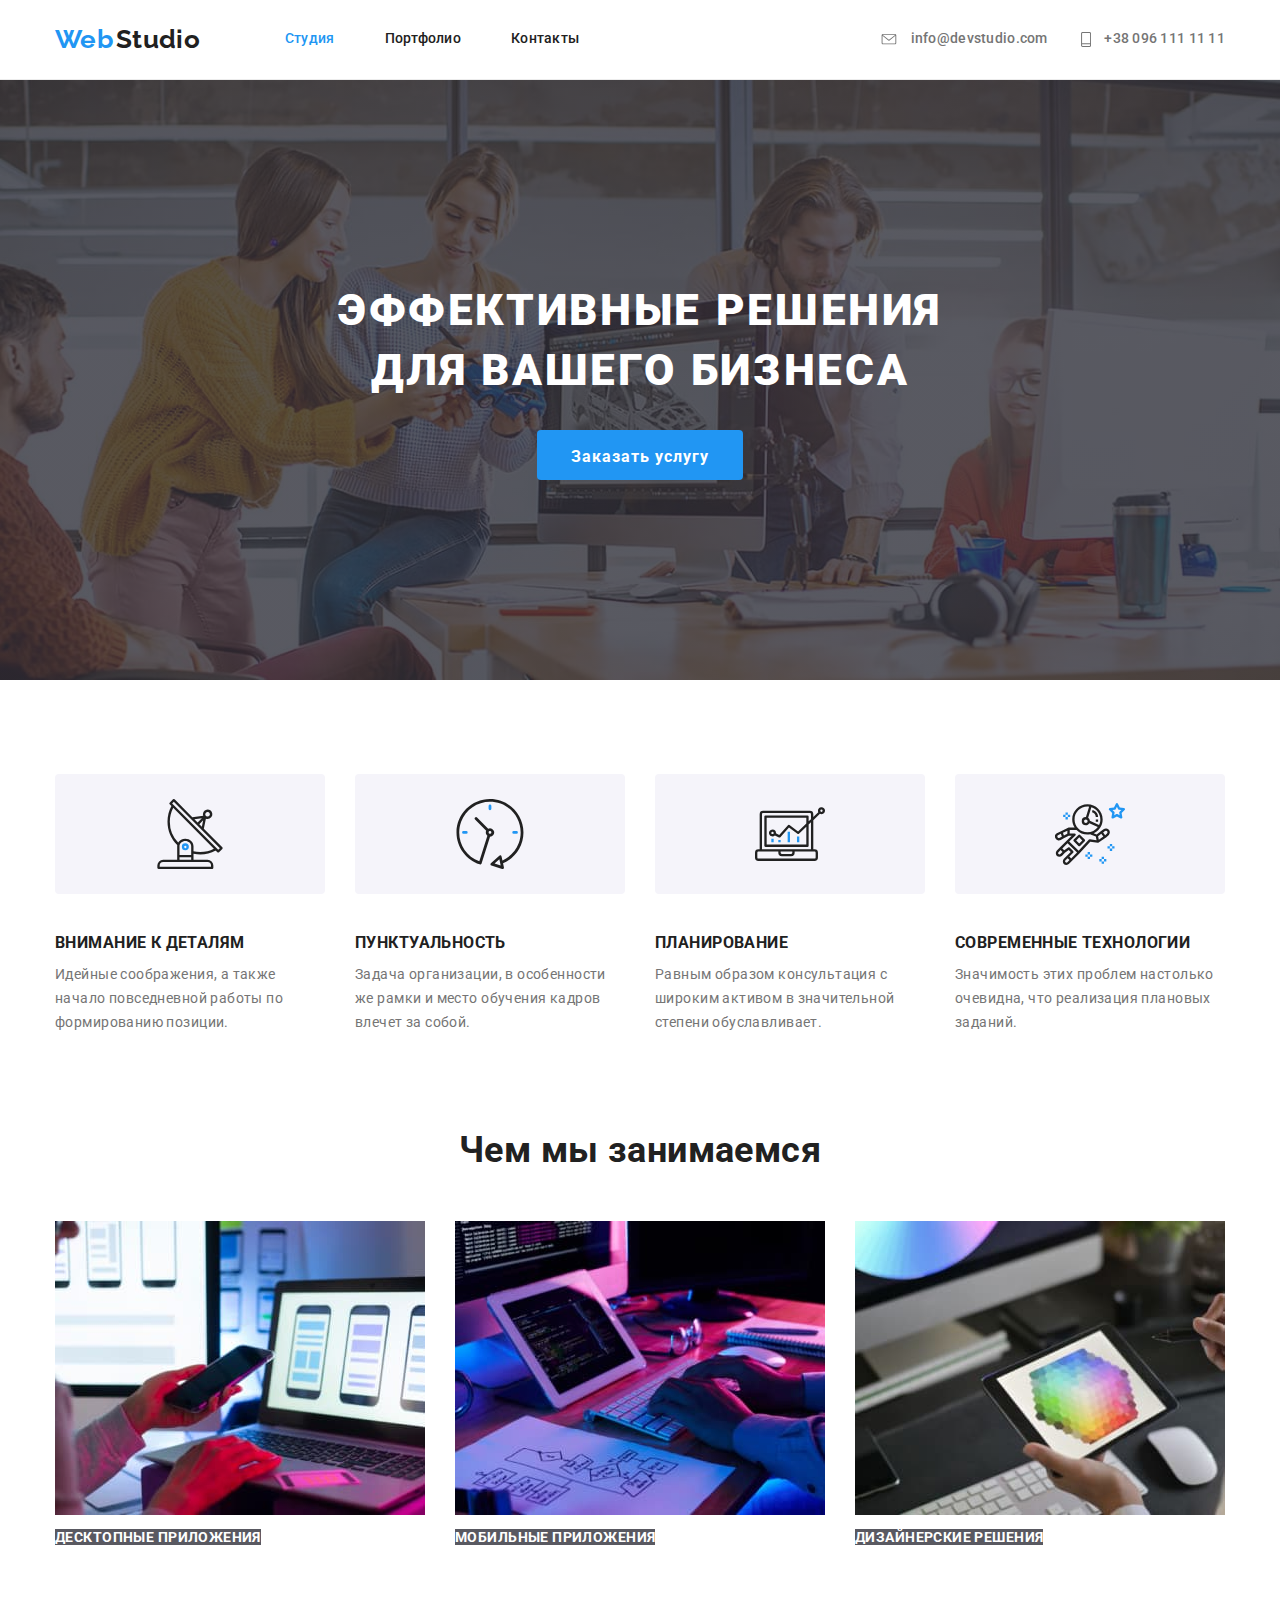
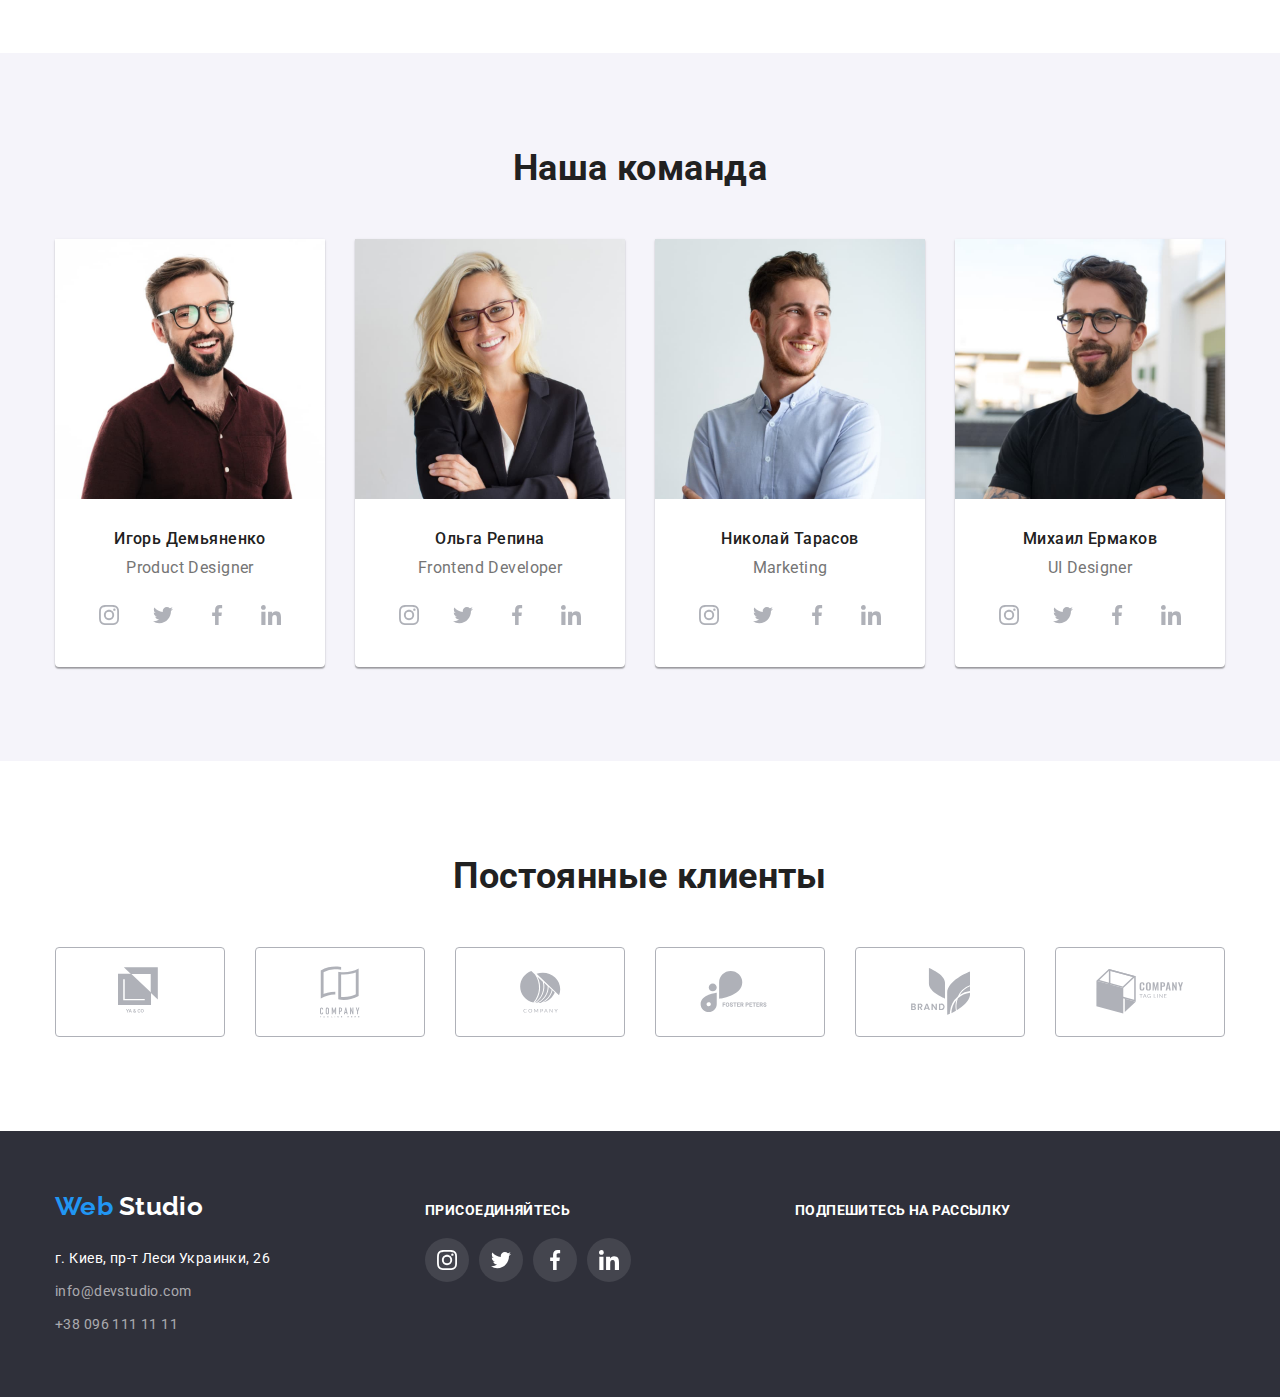
<file: index.html>
<!DOCTYPE html>
<html lang="ru">
<head>
    <meta charset="UTF-8">
    <meta name="viewport" content="width=device-width, initial-scale=1.0">
    <meta http-equiv="X-UA-Compatible" content="IE=edge" />
    <link href="https://fonts.googleapis.com/css2?family=Raleway:wght@700&family=Roboto:wght@400;500;700;900&display=swap" rel="stylesheet">
    <link rel="stylesheet" href="https://cdnjs.cloudflare.com/ajax/libs/modern-normalize/0.7.0/modern-normalize.css" integrity="sha512-DtT776ctgL7xOCv2WAw4PGwSn0e34Y9Y4gxsN6WbW3j6/laeMhGgJ06fcvlkQZ4xa9gufTUBC4e694luxFGJbw==" crossorigin="anonymous" />
    <link rel="stylesheet" href="./css/normalize.css" />
    <link rel="stylesheet" href="./css/styles.css" />
    <title>Web Studio</title>
</head>
<body>
    <header class="page-header">
        <div class="container flexbox">
            <nav class="navigation">
                <a href="./" class="menu-link">
                    <div class="logo">
                        <span class="logo-web">Web</span>
                        <span class="logo-studio">Studio</span>
                    </div>
                </a>
                    <ul class="list menu-list">
                        <li class="menu-item"><a href="./index.html" class="menu-link current">Студия</a></li>
                        <li class="menu-item"><a href="./portfolio.html" class="menu-link">Портфолио</a></li>
                        <li class="menu-item"><a href="#"  class="menu-link">Контакты</a></li>
                    </ul>
            </nav>
            <div class="contacts">
                <a href="mailto:info@devstudio.com" class="mail-link">
                    <svg class="contacts-icon" width="16px" height="11px">
                        <use href="./images/icons/sprite.svg#icon-mail"></use>
                    </svg>
                    <span>info@devstudio.com</span>
                </a>                       
                <a href="tel:380961111111" class="phone-link">
                    <svg class="contacts-icon" width="10px" height="15px">
                        <use href="./images/icons/sprite.svg#icon-phone"></use>
                    </svg>
                    <span>+38 096 111 11 11</span>
                </a>
            </div>
        </div> 
    </header>
    
    <main>
        <section class="hero">
        <div class="container">
            <h1 class="page-title">Эффективные решения для вашего бизнеса</h1>
            <div>
                <button class="btn">Заказать услугу</button>
            </div>
        </div>
        </section>
                
        <section class="features">
            <div class="container">
            <h2 hidden class="section-title">Особенности</h2>
            <ul class="list features-link">
                <li class="features-item">
                    <div class="features-bg">
                        <svg class="features-icon" width="70px" height="70px">
                            <use href="./images/icons/sprite.svg#icon-antenna"></use>
                        </svg>
                    </div>
                    <h3 class="features-title">Внимание к деталям</h3>
                    <p class="features-description">Идейные соображения, а также начало повседневной работы по формированию позиции.</p>                    
                </li>
                <li class="features-item">
                    <div class="features-bg">
                        <svg class="features-icon" width="70px" height="70px">
                            <use href="./images/icons/sprite.svg#icon-clock"></use>
                        </svg>
                    </div>
                    <h3 class="features-title">Пунктуальность</h3>
                    <p class="features-description">Задача организации, в особенности же рамки и место обучения кадров влечет за собой.</p>
                </li>
                <li class="features-item">
                    <div class="features-bg">
                        <svg class="features-icon" width="70px" height="70px">
                            <use href="./images/icons/sprite.svg#icon-diagram"></use>
                        </svg>
                    </div>
                    <h3 class="features-title">Планирование</h3>
                    <p class="features-description">Равным образом консультация с широким активом в значительной степени обуславливает.</p>
                </li>
                <li class="features-item">
                    <div class="features-bg">
                        <svg class="features-icon" width="70px" height="70px">
                            <use href="./images/icons/sprite.svg#icon-astronaut"></use>
                        </svg>
                    </div>
                    <h3 class="features-title">Современные технологии</h3>
                    <p class="features-description">Значимость этих проблем настолько очевидна, что реализация плановых заданий.</p>
                </li>
            </ul>
            </div>
        </section>
        
        <section class="section work">
            <div class="container">
            <h2 class="section-title">Чем мы занимаемся</h2>
            <ul class="list work-link flexbox">
                <li class="work-item">
                    <img src="./images/dekstop.jpg" width="370" height="294" alt="Десктоп" class="work-img">
                    <p class="work-title">Десктопные приложения</p>
                </li>
                <li class="work-item">
                    <img src="./images/mobile.jpg" width="370" height="294" alt="Телефон" class="work-img">
                    <p class="work-title">Мобильные приложения</p>
                </li>
                <li class="work-item">
                    <img src="./images/design.jpg" width="370" height="294" alt="Дизайн" class="work-img">
                    <p class="work-title">Дизайнерские решения</p>
                </li>
            </ul>
            </div>
        </section>

        <section class="section our-team">
            <div class="container">
            <h2 class="section-title">Наша команда</h2>
            <ul class="list team-link flexbox">
                <li class="team-item">
                    <img class="team-img" src="./images/igor.jpg" width="270" height="260" alt="Николай Кучеренко">
                    <h3 class="team-title">Игорь Демьяненко</h3>
                    <p class="profession">Product Designer</p>
                    <ul class="list social-link flexbox">
                        <li class="social-item">
                            <a href="https://instagram.com" aria-label="Instagram" target="_blank" rel="noopener noreferrer">
                                <svg class="social-icon" width="20px" height="20px">
                                    <use href="./images/icons/sprite.svg#icon-instagram"></use>
                                </svg>
                            </a>
                        </li>
                        <li class="social-item">
                            <a href="https://twitter.com" aria-label="Twitter" target="_blank" rel="noopener noreferrer">
                                <svg class="social-icon" width="20px" height="20px">
                                    <use href="./images/icons/sprite.svg#icon-twitter"></use>
                                </svg>
                            </a>
                        </li>
                        <li class="social-item">
                            <a href="https://facebook.com" aria-label="Facebook" target="_blank" rel="noopener noreferrer">
                                <svg class="social-icon" width="20px" height="20px">
                                    <use href="./images/icons/sprite.svg#icon-facebook"></use>
                                </svg>
                            </a>
                        </li>
                        <li class="social-item">
                            <a href="https://linkedin.com" aria-label="Linkedin" target="_blank" rel="noopener noreferrer">
                                <svg class="social-icon" width="20px" height="20px">
                                    <use href="./images/icons/sprite.svg#icon-linkedin"></use>
                                  </svg>
                            </a>
                        </li>
                    </ul> 
                </li>
                <li class="team-item">
                    <img class="team-img" src="./images/olga.jpg" width="270" height="260" alt="Ольга Иванова">
                    <h3 class="team-title">Ольга Репина</h3>
                    <p class="profession">Frontend Developer</p>
                    <ul class="list social-link flexbox">
                        <li class="social-item">
                            <a href="https://instagram.com" aria-label="Instagram" target="_blank" rel="noopener noreferrer">
                                <svg class="social-icon" width="20px" height="20px">
                                    <use href="./images/icons/sprite.svg#icon-instagram"></use>
                                </svg>
                            </a>
                        </li>
                        <li class="social-item">
                            <a href="https://twitter.com" aria-label="Twitter" target="_blank" rel="noopener noreferrer">
                                <svg class="social-icon" width="20px" height="20px">
                                    <use href="./images/icons/sprite.svg#icon-twitter"></use>
                                </svg>
                            </a>
                        </li>
                        <li class="social-item">
                            <a href="https://facebook.com" aria-label="Facebook" target="_blank" rel="noopener noreferrer">
                                <svg class="social-icon" width="20px" height="20px">
                                    <use href="./images/icons/sprite.svg#icon-facebook"></use>
                                </svg>
                            </a>
                        </li>
                        <li class="social-item">
                            <a href="https://linkedin.com" aria-label="Linkedin" target="_blank" rel="noopener noreferrer">
                                <svg class="social-icon" width="20px" height="20px">
                                    <use href="./images/icons/sprite.svg#icon-linkedin"></use>
                                  </svg>
                            </a>
                        </li>
                    </ul>                                       
                </li>
                <li class="team-item">
                    <img class="team-img" src="./images/mykola.jpg" width="270" height="260" alt="Андрей Шевченко">
                    <h3 class="team-title">Николай Тарасов</h3>
                    <p class="profession">Marketing</p>
                    <ul class="list social-link flexbox">
                        <li class="social-item">
                            <a href="https://instagram.com" aria-label="Instagram" target="_blank" rel="noopener noreferrer">
                                <svg class="social-icon" width="20px" height="20px">
                                    <use href="./images/icons/sprite.svg#icon-instagram"></use>
                                </svg>
                            </a>
                        </li>
                        <li class="social-item">
                            <a href="https://twitter.com" aria-label="Twitter" target="_blank" rel="noopener noreferrer">
                                <svg class="social-icon" width="20px" height="20px">
                                    <use href="./images/icons/sprite.svg#icon-twitter"></use>
                                </svg>
                            </a>
                        </li>
                        <li class="social-item">
                            <a href="https://facebook.com" aria-label="Facebook" target="_blank" rel="noopener noreferrer">
                                <svg class="social-icon" width="20px" height="20px">
                                    <use href="./images/icons/sprite.svg#icon-facebook"></use>
                                </svg>
                            </a>
                        </li>
                        <li class="social-item">
                            <a href="https://linkedin.com" aria-label="Linkedin" target="_blank" rel="noopener noreferrer">
                                <svg class="social-icon" width="20px" height="20px">
                                    <use href="./images/icons/sprite.svg#icon-linkedin"></use>
                                  </svg>
                            </a>
                        </li>
                    </ul> 
                </li>
                <li class="team-item">
                    <img class="team-img" src="./images/myhailo.jpg" width="270" height="260" alt="Иван Николаев">
                    <h3 class="team-title">Михаил Ермаков</h3>
                    <p class="profession">UI Designer</p>
                    <ul class="list social-link flexbox">
                        <li class="social-item">
                            <a href="https://instagram.com" aria-label="Instagram" target="_blank" rel="noopener noreferrer">
                                <svg class="social-icon" width="20px" height="20px">
                                    <use href="./images/icons/sprite.svg#icon-instagram"></use>
                                </svg>
                            </a>
                        </li>
                        <li class="social-item">
                            <a href="https://twitter.com" aria-label="Twitter" target="_blank" rel="noopener noreferrer">
                                <svg class="social-icon" width="20px" height="20px">
                                    <use href="./images/icons/sprite.svg#icon-twitter"></use>
                                </svg>
                            </a>
                        </li>
                        <li class="social-item">
                            <a href="https://facebook.com" aria-label="Facebook" target="_blank" rel="noopener noreferrer">
                                <svg class="social-icon" width="20px" height="20px">
                                    <use href="./images/icons/sprite.svg#icon-facebook"></use>
                                </svg>
                            </a>
                        </li>
                        <li class="social-item">
                            <a href="https://linkedin.com" aria-label="Linkedin" target="_blank" rel="noopener noreferrer">
                                <svg class="social-icon" width="20px" height="20px">
                                    <use href="./images/icons/sprite.svg#icon-linkedin"></use>
                                  </svg>
                            </a>
                        </li>
                    </ul> 
                </li>
            </ul>
            </div>
        </section>

        <section class="section">
            <div class="container">
            <h2 class="section-title">Постоянные клиенты</h2>
            <ul class="list clients-link flexbox">
                <li class="clients-item">
                    <a href="#">
                        <svg class="clients-icon" width="44" height="49">
                            <use href="./images/icons/sprite.svg#icon-logo1"></use>
                        </svg>
                    </a>
                </li>
                <li class="clients-item">
                    <a href="#">
                        <svg class="clients-icon" width="40" height="52">
                            <use href="./images/icons/sprite.svg#icon-logo2"></use>
                        </svg>
                    </a>
                </li>
                <li class="clients-item">
                    <a href="#">
                        <svg class="clients-icon" width="41" height="42">
                            <use href="./images/icons/sprite.svg#icon-logo3"></use>
                        </svg>
                    </a>
                </li>
                <li class="clients-item">
                    <a href="#">
                        <svg class="clients-icon" width="80" height="42">
                            <use href="./images/icons/sprite.svg#icon-logo4"></use>
                        </svg>
                    </a>
                </li>
                <li class="clients-item">
                    <a href="#">
                        <svg class="clients-icon" width="59" height="47">
                            <use href="./images/icons/sprite.svg#icon-logo5"></use>
                        </svg>
                    </a>
                </li>
                <li class="clients-item">
                    <a href="#">
                        <svg class="clients-icon" width="88" height="45">
                            <use href="./images/icons/sprite.svg#icon-logo6"></use>
                        </svg>
                    </a>
                </li>
            </ul>
            </div>
        </section>

    </main>
    
    <footer>
        <section class="section footer">
            <div class="container footer-box flexbox">
                <div class="footer-box-item">
                    <h2 class="logo-footer">
                        <span class="logo-web">Web</span>
                        <span class="logo-white">Studio</span>
                    </h2>
                        <address class="address">
                        <ul class="list">
                            <li class="addr-footer">
                                <span class="addr">г. Киев, пр-т Леси Украинки, 26</span>
                            </li>
                            <li class="addr-footer">
                                <a href="mailto:info@devstudio.com" class="contacts-footer">info@devstudio.com</a>
                            </li>
                            <li class="addr-footer">
                                <a href="tel:380961111111" class="contacts-footer">+38 096 111 11 11</a>
                            </li>
                            </ul>
                        </address>
                    </div>

                    <div class="footer-box-item">
                        <h2 class="footer-title">Присоединяйтесь</h2>
                        <ul class="list social-footer flexbox">
                            <li class="social-footer-link">
                                <a class="social-footer-item" href="https://instagram.com" aria-label="Instagram" target="_blank" rel="noopener noreferrer">
                                    <svg class="footer-icon" width="20px" height="20px">
                                        <use href="./images/icons/sprite.svg#icon-instagram"></use>
                                    </svg>
                                </a>
                            </li>
                            <li class="social-footer-link">
                                <a class="social-footer-item" href="https://twitter.com" aria-label="Twitter" target="_blank" rel="noopener noreferrer">
                                    <svg class="footer-icon" width="20px" height="20px">
                                        <use href="./images/icons/sprite.svg#icon-twitter"></use>
                                    </svg>
                                </a>
                            </li>
                            <li class="social-footer-link">
                                <a class="social-footer-item" href="https://facebook.com" aria-label="Facebook" target="_blank" rel="noopener noreferrer">
                                    <svg class="footer-icon" width="20px" height="20px">
                                        <use href="./images/icons/sprite.svg#icon-facebook"></use>
                                    </svg>
                                </a>
                            </li>
                            <li class="social-footer-link">
                                <a class="social-footer-item" href="https://linkedin.com" aria-label="Linkedin" target="_blank" rel="noopener noreferrer">
                                    <svg class="footer-icon" width="20px" height="20px">
                                        <use href="./images/icons/sprite.svg#icon-linkedin"></use>
                                      </svg>
                                </a>
                            </li>
                        </ul>
                    </div>
                <div class="footer-box-item">
                    <h2 class="footer-title">Подпешитесь на рассылку</h2>
                </div>
            </div>
        </section>
    </footer>

</body>
</html>
</file>
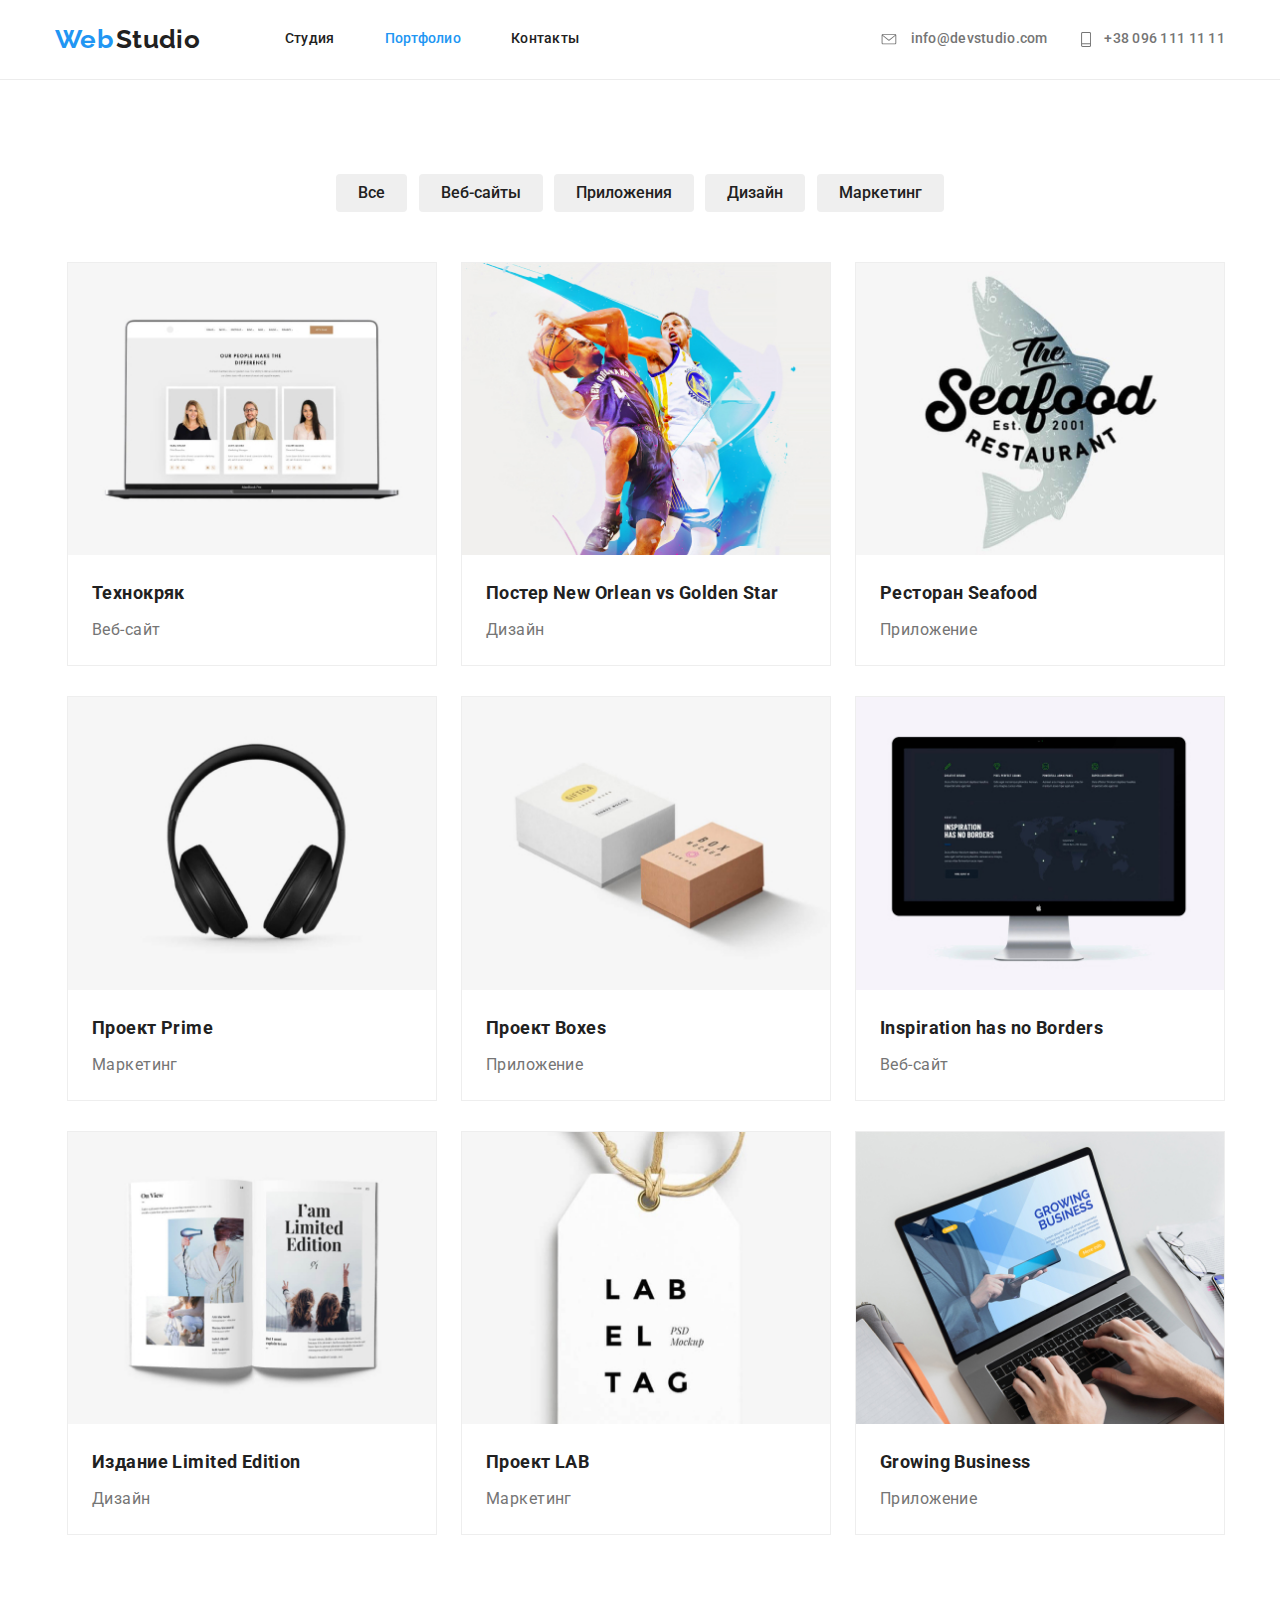
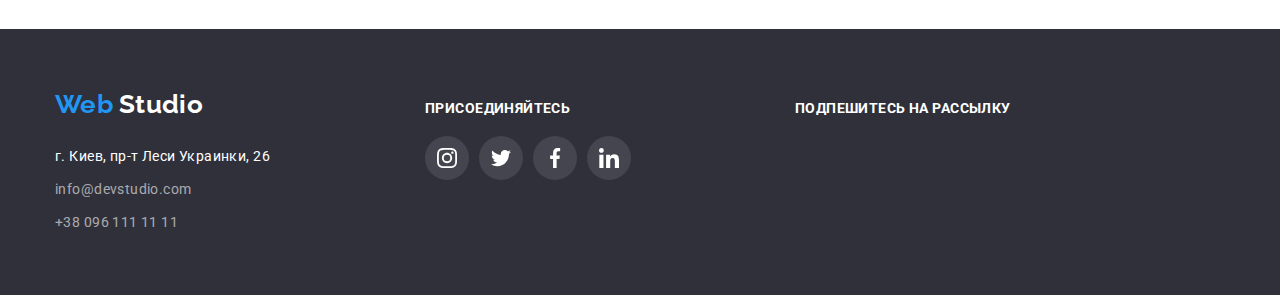
<file: portfolio.html>
<!DOCTYPE html>
<html lang="ru">
<head>
    <meta charset="UTF-8">
    <meta name="viewport" content="width=device-width, initial-scale=1.0">
    <meta http-equiv="X-UA-Compatible" content="IE=edge"/>
    <link href="https://fonts.googleapis.com/css2?family=Raleway:wght@700&family=Roboto:wght@400;500;700;900&display=swap" rel="stylesheet">
    <link rel="stylesheet" href="./css/normalize.css">
    <link rel="stylesheet" href="./css/styles.css" />
    <title>Портфолио</title>
</head>
<body>

    <header class="page-header">
        <div class="container flexbox">
            <nav class="navigation">
                <a href="./" class="menu-link">
                    <div class="logo">
                    <span class="logo-web">Web</span>
                    <span class="logo-studio">Studio</span>
                    </div>
                </a>
                    <ul class="list menu-list">
                        <li class="menu-item"><a href="./index.html" class="menu-link">Студия</a></li>
                        <li class="menu-item"><a href="./portfolio.html" class="menu-link current">Портфолио</a></li>
                        <li class="menu-item"><a href="#" class="menu-link">Контакты</a></li>
                    </ul>
            </nav>
            <div class="contacts">
                <a href="mailto:info@devstudio.com" class="mail-link">
                    <svg class="contacts-icon" width="16px" height="11px">
                        <use href="./images/icons/sprite.svg#icon-mail"></use>
                    </svg>
                    <span>info@devstudio.com</span>
                </a>                       
                <a href="tel:380961111111" class="phone-link">
                    <svg class="contacts-icon" width="10px" height="15px">
                        <use href="./images/icons/sprite.svg#icon-phone"></use>
                    </svg>
                    <span>+38 096 111 11 11</span>
                </a>
            </div>
        </div> 
    </header>
    
    <main>
        <section class="section">
            <h1 hidden>Портфолио</h1>
            <div class="container btn-portfolio">
                <button type="button" class="project-btn button">Все</button>
                <button type="button" class="project-btn button">Веб-сайты</button>
                <button type="button" class="project-btn button">Приложения</button>
                <button type="button" class="project-btn button">Дизайн</button>
                <button type="button" class="project-btn button">Маркетинг</button>
            </div>
            <div class="container">
                <ul class="list project-portfolio flexbox">
                    <li class="project-item">
                        <a href="#" class="project-link">
                            <img class="portfolio-img" src="./images/portfolio/technocrack.jpg" width="370" height="294" alt="Технокряк">
                            <h2 class="project-title">Технокряк</h2>
                            <p class="project">Веб-сайт</p>
                            <p class="project-description">Технокряк это современная площадка распространения коронавируса. Компании используют эту платформу для цифрового шпионажа и атак на защищённые сервера конкурентов.</p>
                        </a>
                    </li>
                    <li class="project-item">
                        <a href="#" class="project-link">
                            <img class="portfolio-img" src="./images/portfolio/poster.jpg" width="370" height="294" alt="Постер New Orlean vs Golden Star">
                            <h2 class="project-title">Постер New Orlean vs Golden Star</h2>
                            <p class="project">Дизайн</p>
                            <p class="project-description">Технокряк это современная площадка распространения коронавируса. Компании используют эту платформу для цифрового шпионажа и атак на защищённые сервера конкурентов.</p>
                        </a>
                    </li>
                    <li class="project-item">
                        <a href="#" class="project-link">
                            <img class="portfolio-img" src="./images/portfolio/seafood.jpg" width="370" height="294" alt="Ресторан Seafood">
                            <h2 class="project-title">Ресторан Seafood</h2>
                            <p class="project">Приложение</p>
                            <p class="project-description">Технокряк это современная площадка распространения коронавируса. Компании используют эту платформу для цифрового шпионажа и атак на защищённые сервера конкурентов.</p>
                        </a>
                    </li>
                    <li class="project-item">
                        <a href="#" class="project-link">
                            <img class="portfolio-img" src="./images/portfolio/prime.jpg" width="370" height="294" alt="Проект Prim">
                            <h2 class="project-title">Проект Prime</h2>
                            <p class="project">Маркетинг</p>
                            <p class="project-description">Технокряк это современная площадка распространения коронавируса. Компании используют эту платформу для цифрового шпионажа и атак на защищённые сервера конкурентов.</p>
                        </a>
                    </li>
                    <li class="project-item">
                        <a href="#" class="project-link">
                            <img class="portfolio-img" src="./images/portfolio/boxes.jpg" width="370" height="294" alt="Проект Boxes">
                            <h2 class="project-title">Проект Boxes</h2>
                            <p class="project">Приложение</p>
                            <p class="project-description">Технокряк это современная площадка распространения коронавируса. Компании используют эту платформу для цифрового шпионажа и атак на защищённые сервера конкурентов.</p>
                        </a>
                    </li>
                    <li class="project-item">
                        <a href="#" class="project-link">
                            <img class="portfolio-img" src="./images/portfolio/inspiration.jpg" width="370" height="294" alt="Inspiration has no Borders">
                            <h2 class="project-title">Inspiration has no Borders</h2>
                            <p class="project">Веб-сайт</p>
                            <p class="project-description">Технокряк это современная площадка распространения коронавируса. Компании используют эту платформу для цифрового шпионажа и атак на защищённые сервера конкурентов.</p>
                        </a>
                    </li>
                    <li class="project-item">
                        <a href="#" class="project-link">
                            <img class="portfolio-img" src="./images/portfolio/edition.jpg" width="370" height="294" alt="Издание Limited Edition">
                            <h2 class="project-title">Издание Limited Edition</h2>
                            <p class="project">Дизайн</p>
                            <p class="project-description">Технокряк это современная площадка распространения коронавируса. Компании используют эту платформу для цифрового шпионажа и атак на защищённые сервера конкурентов.</p>                       
                        </a>
                    </li>
                    <li class="project-item">
                        <a href="#" class="project-link">
                            <img class="portfolio-img" src="./images/portfolio/lab.jpg" width="370" height="294" alt="Проект LAB">
                            <h2 class="project-title">Проект LAB</h2>
                            <p class="project">Маркетинг</p>   
                            <p class="project-description">Технокряк это современная площадка распространения коронавируса. Компании используют эту платформу для цифрового шпионажа и атак на защищённые сервера конкурентов.</p>                       
                        </a>
                    </li>
                    <li class="project-item">
                        <a href="#" class="project-link">
                            <img class="portfolio-img" src="./images/portfolio/growing.jpg" width="370" height="294" alt="Growing Business">
                            <h2 class="project-title">Growing Business</h2>
                            <p class="project">Приложение</p>
                            <p class="project-description">Технокряк это современная площадка распространения коронавируса. Компании используют эту платформу для цифрового шпионажа и атак на защищённые сервера конкурентов.</p>
                        </a>
                    </li>
                </ul>
            </div>
        </section>
    </main>

    <footer>
        <section class="section footer">
            <div class="container footer-box flexbox">
                <div class="footer-box-item">
                    <h2 class="logo-footer">
                        <span class="logo-web">Web</span>
                        <span class="logo-white">Studio</span>
                    </h2>
                        <address class="address">
                        <ul class="list">
                            <li class="addr-footer">
                                <span class="addr">г. Киев, пр-т Леси Украинки, 26</span>
                            </li>
                            <li class="addr-footer">
                                <a href="mailto:info@devstudio.com" class="contacts-footer">info@devstudio.com</a>
                            </li>
                            <li class="addr-footer">
                                <a href="tel:380961111111" class="contacts-footer">+38 096 111 11 11</a>
                            </li>
                            </ul>
                        </address>
                    </div>

                    <div class="footer-box-item">
                        <h2 class="footer-title">Присоединяйтесь</h2>
                        <ul class="list social-footer flexbox">
                            <li class="social-footer-link">
                                <a href="https://instagram.com" aria-label="Instagram" target="_blank" rel="noopener noreferrer">
                                    <svg class="footer-icon" width="20px" height="20px">
                                        <use href="./images/icons/sprite.svg#icon-instagram"></use>
                                    </svg>
                                </a>
                            </li>
                            <li class="social-footer-link">
                                <a href="https://twitter.com" aria-label="Twitter" target="_blank" rel="noopener noreferrer">
                                    <svg class="footer-icon" width="20px" height="20px">
                                        <use href="./images/icons/sprite.svg#icon-twitter"></use>
                                    </svg>
                                </a>
                            </li>
                            <li class="social-footer-link">
                                <a href="https://facebook.com" aria-label="Facebook" target="_blank" rel="noopener noreferrer">
                                    <svg class="footer-icon" width="20px" height="20px">
                                        <use href="./images/icons/sprite.svg#icon-facebook"></use>
                                    </svg>
                                </a>
                            </li>
                            <li class="social-footer-link">
                                <a href="https://linkedin.com" aria-label="Linkedin" target="_blank" rel="noopener noreferrer">
                                    <svg class="footer-icon" width="20px" height="20px">
                                        <use href="./images/icons/sprite.svg#icon-linkedin"></use>
                                      </svg>
                                </a>
                            </li>
                        </ul>
                    </div>
                <div class="footer-box-item">
                    <h2 class="footer-title">Подпешитесь на рассылку</h2>
                </div>
            </div>
        </section>
    </footer>
    
</body>
</html>
</file>
<file: css/styles.css>
:root {
  --main-color: #212121;
  --accent-color: #2196F3;
  --accent-color-white: #FFFFFF;
  --grey-text-color: #757575
}

.visually-hidden {
  position: absolute !important;
  clip: rect(1px 1px 1px 1px);
  /* IE6, IE7 */
  clip: rect(1px, 1px, 1px, 1px);
  padding: 0 !important;
  border: 0 !important;
  height: 1px !important;
  width: 1px !important;
  overflow: hidden;
}

body  {
  font-family: Roboto, sans-serif;
  background-color: var(--accent-color-white);
  color: var(--main-color);
  font-size: 14px;
  line-height: 1.714;
  letter-spacing: 0.03em;
}

img {
  display: block;
  max-width: 100%;
  height: auto;
}

.container {
  width: 1200px;
  margin-left: auto;
  margin-right: auto;
  padding-left: 15px;
  padding-right: 15px;
  /*outline: 2px solid tomato;*/
}

.flexbox {
  display: flex;
  justify-content: flex-end;
  align-items: center;
}

.section {
  padding-top: 94px;
  padding-bottom: 94px;
}

.page-header {
  padding: 24px 0px;
  border-bottom: 1px solid #ECECEC;
}

.menu-link.current{
  color: var(--accent-color);
}

.logo-web, 
.logo-studio,
.logo-white {
  color: var(--accent-color);
  font-family: Raleway, sans-serif;
  font-weight: 700;
  font-size: 26px;
  line-height: 1.19;
}

.logo-studio {
  color: var(--main-color);
}

.navigation {
  display: flex;
  align-items: center;
  margin-right: auto;
}

.logo {
  margin-right: 85px;
}

.list {
  list-style: none;
  margin: 0;
  padding: 0;
}

.menu-list {
  display: flex;
}

.menu-item {
  display: block;
}

.menu-item:not(:last-child) {
  margin-right: 50px;
}

.contacts {
  vertical-align: middle;
  text-align: center;
}

.contacts-icon {
  margin-right: 10px;
  fill: var(--grey-text-color);
  vertical-align: middle;
}

.mail-link:hover .contacts-icon,
.mail-link:focus .contacts-icon {
  fill: var(--accent-color)
} 

.phone-link:hover .contacts-icon,
.phone-link:focus .contacts-icon {
  fill: var(--accent-color)
}

.menu-link,
.mail-link,
.phone-link {
  font-weight: 500;
  font-size: 14px;
  line-height: 1.143;
  letter-spacing: 0.02em;
  text-decoration: none;
  color: var(--main-color);
}

.mail-link,
.phone-link {
  color: var(--grey-text-color);
}

.mail-link {
  margin-right: 30px;
}

.hero {
  max-width: 1600px;
  height: 600px;
  margin-left: auto;
  margin-right: auto;
  background-image: linear-gradient(to right, 
    rgba(47, 48, 58, 0.8), 
    rgba(47, 48, 58, 0.8)),
    url(../images/hero/hero.jpg);
  background-repeat: no-repeat;
  background-position: center;
  background-size: cover;
  background-color:  rgba(47, 48, 58, 0.8);
  text-align: center;
}
    
.page-title {
  display: inline-block;
  width: 696px;
  min-height: 120;
  font-weight: 900;
  font-size: 44px;
  line-height: 1.364;
  letter-spacing: 0.06em;
  color: var(--accent-color-white);
  text-transform: uppercase;
  margin: 200px 0 30px;
}

.btn {
  min-width: 200px;
  height: 50px;
  border-radius: 4px;
  font-weight: 700;
  font-size: 16px;
  line-height: 1.875;
  letter-spacing: 0.06em;
  color: var(--accent-color-white);
  background-color: var(--accent-color);
  padding: 10px 32px;
  margin: 0;
  border-color: transparent;
}

.section-title {
  font-weight: 700;
  font-size: 36px;
  line-height: 1.167;
  margin: 0 0 50px;
  text-align: center;
}

.features {
  padding-top: 94px;
}

.features-title {
  font-weight: 700;
  line-height: 1.143;
  text-transform: uppercase;
  margin: 0;
  padding: 10px 0;
  width: 270px;
}

.features-link {
  display: flex;
  align-items: center;
  margin-left: auto;
}

.features-item {
  width: calc((100% - 30px * 3) / 4);
  margin-right: 30px;
}

.features-item:nth-child(4n) {
  margin-right: 0;
}

.features-bg {
  display: flex;
  align-items: center;
  justify-content: center;
  width: 270px;
  height: 120px;
  background-size: contain;
  background-repeat: no-repeat;
  background-position: center;
  background-color: #F5F4FA;
  margin-bottom: 30px;
  border-radius: 4px;
}

.features-icon {
  display: block;
}

.features-description {
  font-weight: 400;
  color: var(--grey-text-color);
  margin: 0;
}

.work-title {
  font-weight: 700;
  line-height: 1.142;
  color: var(--accent-color-white);
  text-transform: uppercase;
  background-color: rgba(47, 48, 58, 0.8);
  display: inline-block;
}

.work-link .flexbox {
  display: flex;
  justify-content: space-between;
}

.work-item {
  width: calc((100% - 30px * 2) / 3);
  margin-right: 30px;
}

.work-item:nth-child(3n) {
  margin-right: 0;
}

.work-img {
  display: block;
  background-color: #C4C4C4;
  box-shadow: (0px 4px 4px rgba(0, 0, 0, 0.25));

}

.our-team {
  background-color: #F5F4FA;
}

.team-item {
  width: calc((100% - 30px * 3) / 4);
  margin-right: 30px;
  background-color: var(--accent-color-white);
  box-shadow: 0px 1px 3px rgba(0, 0, 0, 0.12), 
    0px 1px 1px rgba(0, 0, 0, 0.14),
    0px 2px 1px rgba(0, 0, 0, 0.2);
  border-radius: 0px 0px 4px 4px;
}

.team-item:nth-child(4n) {
  margin-right: 0;
}

.team-title {
  font-weight: 500;
  font-size: 16px;
  line-height: 1.1875;
  margin: 0 0 10px;
  text-align: center;
}

.team-img {
  display: block;
  margin: 0 0 30px;
  width: 100%;
} 

.profession {
  font-weight: 400;
  font-size: 16px;
  line-height: 1.1875;
  color: var(--grey-text-color);
  margin: 0 0 16px;
  text-align: center;
}

.social-link {
  display: flex;
  justify-content: center;
}

.social-item {
  width: calc((100% - 10px * 3) / 4);
  margin-bottom: 30px;
  height: 44px;
  width: 44px;
  background-color: var(--accent-color-white);
  border-radius: 50px;
  display: flex;
  align-items: center;
  justify-content: center;
}

.social-item:nth-child(4n) {
  margin-right: 0;
}

.social-item:not(:last-child) {
  margin-right: 10px;
}

.social-icon {
  display: block;
  fill: #AFB1B8;
}

.social-item:hover,
.social-item:focus-within {
  background-color: var(--accent-color);
}

.social-item:hover .social-icon,
.social-item:focus-within .social-icon {
  fill: var(--accent-color-white);
}

.clients-link {
  display: flex;
  justify-content: space-between;
  text-align: center;
}

.clients-item {
  width: calc((100% - 10px * 5) / 6);
  border: 1px solid #AFB1B8;
  box-sizing: border-box;
  border-radius: 4px;
  width: 170px;
  height: 90px;
  text-align: center;
  display: flex;
  align-items: center;
  justify-content: center;
}

.clients-item:nth-child(6n) {
  margin-right: 0;
}

.clients-icon {
  fill: #AFB1B8;
  display: block;
}

.clients-item:hover,
.clients-item:focus-within {
  border: 1px solid var(--accent-color);
}

.clients-item:hover .clients-icon,
.clients-item:focus-within .clients-icon {
  fill: var(--accent-color);
}

.social-item a:focus,
.clients-item a:focus,
.social-footer-link a:focus {
  outline: none;
}

.address {
  font-style: normal;
}

.addr {
  font-weight: 400;
  color: var(--accent-color-white);
  margin: 0;
}

.footer {
  background-color: #2F303A;
  padding: 60px 0 60px;
}

.footer-box {
  display: flex;
  align-items: baseline;
  justify-content: flex-start;
}

.logo-footer {
  margin: 0;
  margin-bottom: 20px;
}

.footer-box-item {
  width: calc((100% - 30px * 2) / 3);
  margin: 0;
}

.footer-box-item:nth-child(3) {
  margin-right: 60px;
}

.logo-white {
  color: var(--accent-color-white);
  padding: 0;
}

.social-footer {
  display: flex;
  justify-content: flex-start;
}

.footer-icon {
  fill: var(--accent-color-white);
  display: block;
}

.social-footer-link {
  height: 44px;
  width: 44px;
  background-color: rgba(255, 255, 255, 0.1);
  border-radius: 50px;
  display: flex;
  align-items: center;
  justify-content: center;
}

.social-footer-link:not(:last-child) {
  margin-right: 10px;
}

.social-footer-link:hover,
.social-footer-link:focus-within {
  background-color: var(--accent-color);
}

.contacts-footer {
  font-weight: 400;
  font-size: 14px;
  text-decoration: none;
  color: rgba(255, 255, 255, 0.6);
}

.addr-footer {
  margin: 0;
}

.addr-footer:not(:last-child) {
  margin-bottom: 9px;
}

.footer-title {
  font-weight: 700;
  line-height: 1.143;
  color: var(--accent-color-white);
  text-transform: uppercase;
  font-size: 14px;
  margin: 0;
  margin-bottom: 20px;
}

.menu-link:hover,
.menu-link:focus,
.mail-link:hover,
.mail-link:focus,
.phone-link:hover,
.phone-link:focus,
.contacts-footer:hover,
.contacts-footer:focus {
  color: var(--accent-color);
}

.btn-portfolio {
  text-align: center;
  padding-bottom: 16px;
  margin-bottom: 34px;
}

.project-portfolio {
  display: flex;
  flex-wrap: wrap;
}

.project-item {
  width: calc((100% - 30px * 2) / 3);
  margin-right: 24px;
  border: 1px solid #EEEEEE;
  box-sizing: border-box;
  margin-bottom: 30px;
}

.project-item:nth-last-child(-n + 3) {
  margin-bottom: 0;
}


.project-item:nth-child(3n) {
  margin-right: 0;
}

.project-btn {
  font-weight: 500;
  font-size: 16px;
  line-height: 1.625;
  color: var(--main-color);
  padding: 6px 22px;
  border: none;
  border-radius: 4px;
}

.project-btn:not(:last-child) {
  margin-right: 8px;
}

.project-btn:hover,
.project-btn:focus {
  color: var(--accent-color-white);
}

.button:hover,
.button:focus {
  background-color: var(--accent-color);
  box-shadow: 0px 4px 4px rgba(0, 0, 0, 0.25);
}

.portfolio-img {
  display: block;
  margin: 0 0 20px;
  width: 100%;  
}

.project-title {
  font-weight: 700;
  font-size: 18px;
  line-height: 2.00;
  color: var(--main-color);
  margin: 0 0 4px 24px;
}

.project-link {
  text-decoration: none;
}

.project {
  font-weight: 400;
  font-size: 16px;
  line-height: 1.875;
  color: var(--grey-text-color);
  margin: 0 0 20px 24px;
}

.project-description {
  font-weight: 400;
  font-size: 18px;
  line-height: 1.556;
  color: var(--accent-color-white);
  background-color: rgba(33, 150, 243, 0.9);
  display: none;
}

.project-item:hover,
.project-item:focus-within {
  box-shadow: 0px 3px 1px rgba(0, 0, 0, 0.1), 
    0px 1px 2px rgba(0, 0, 0, 0.08), 
    0px 2px 2px rgba(0, 0, 0, 0.12);
}
</file>
